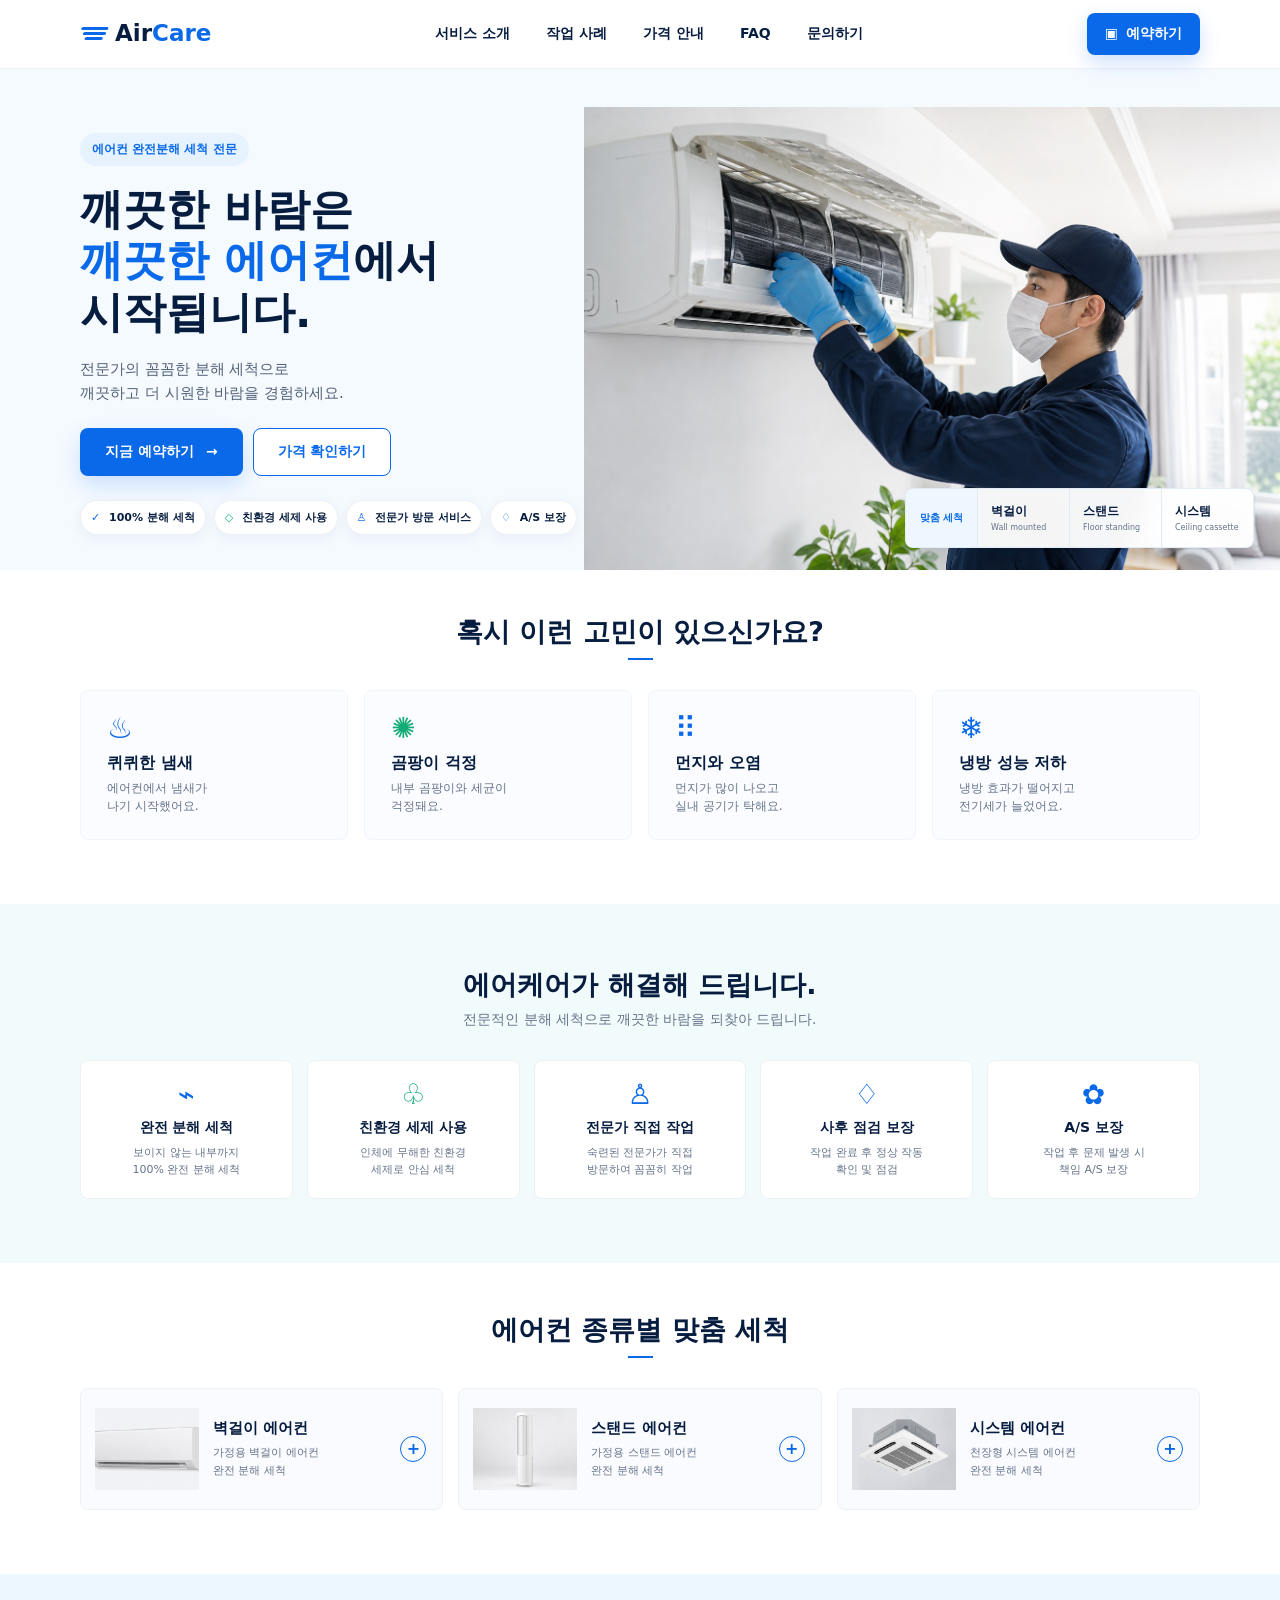
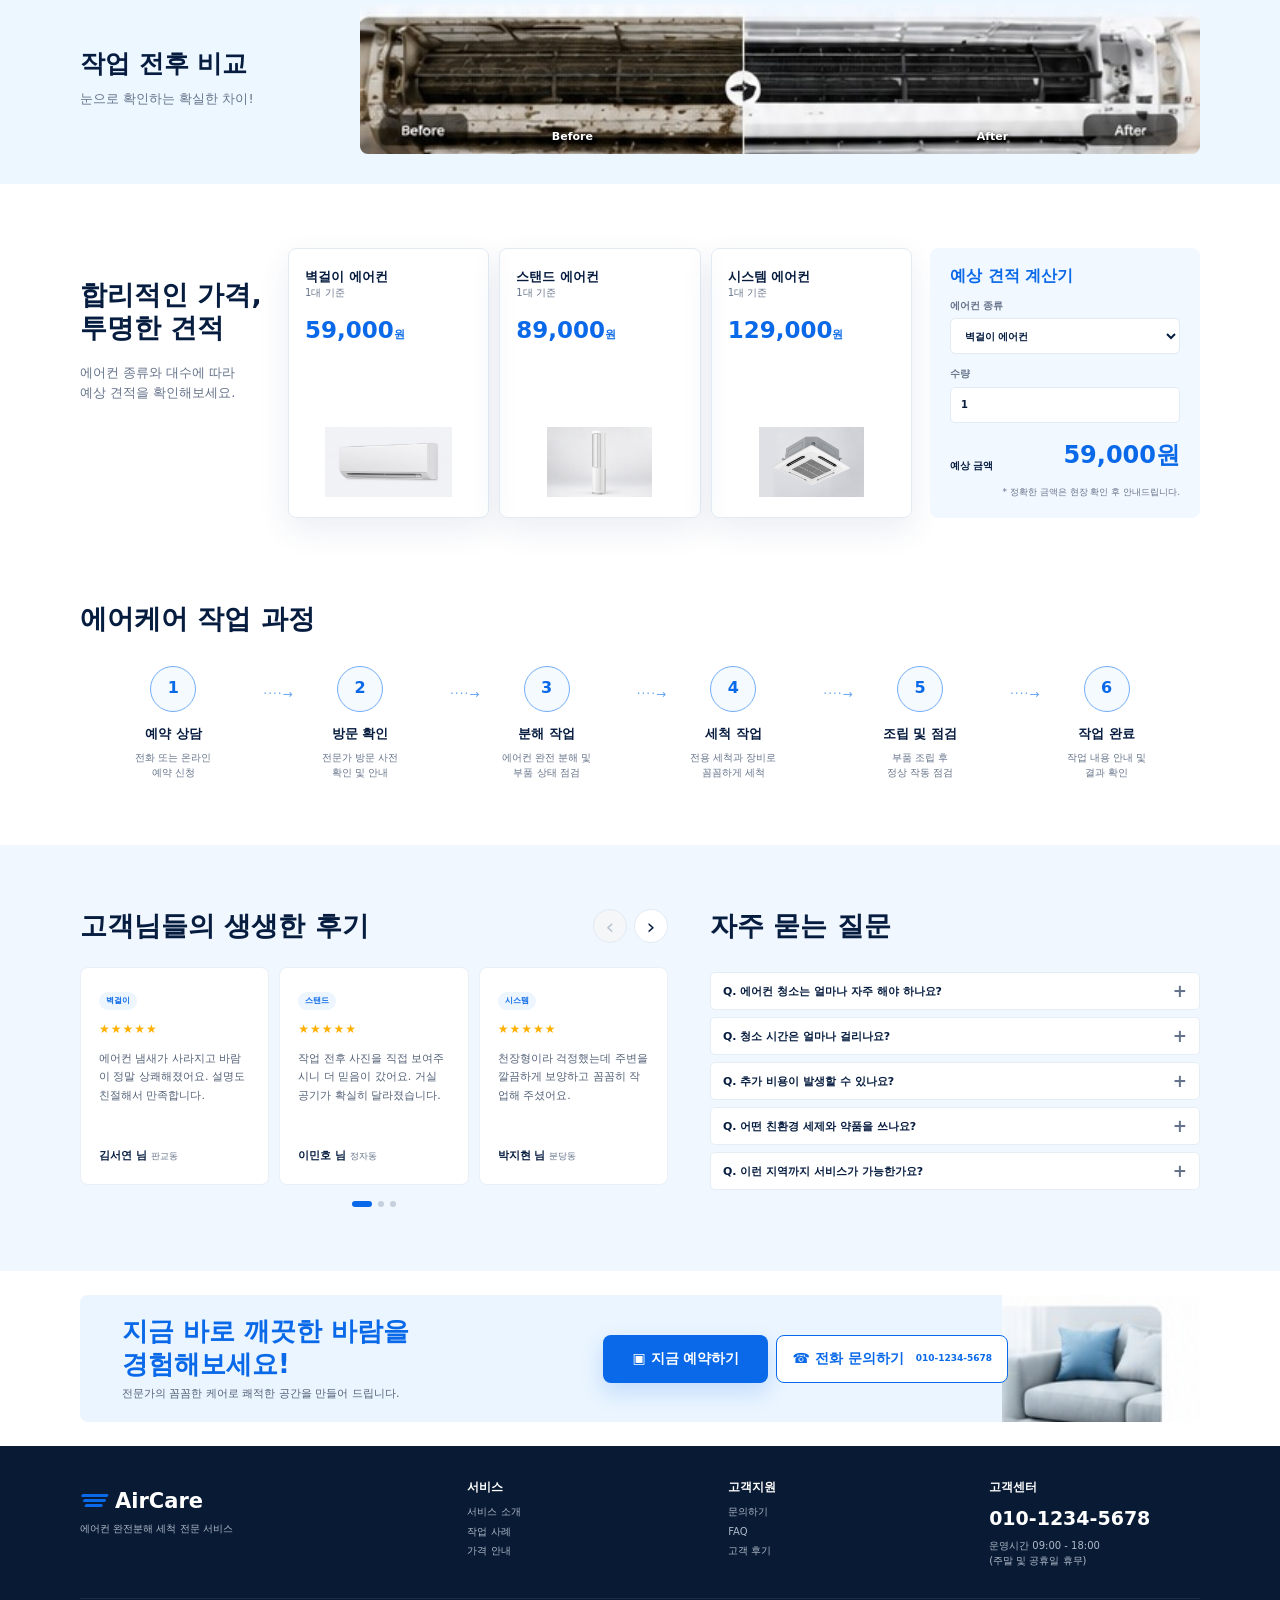
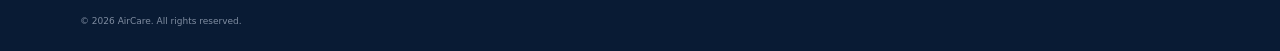
<file: index.html>
<!doctype html>
<html lang="ko">
  <head>
    <meta charset="utf-8">
    <meta name="viewport" content="width=device-width, initial-scale=1">
    <title>AirCare | 에어컨 완전분해 세척 전문</title>
    <meta name="description" content="에어컨 냄새, 곰팡이, 먼지를 완전분해 세척으로 관리합니다. 투명한 가격과 전문 작업 과정을 확인하세요.">
    <meta property="og:title" content="AirCare | 에어컨 완전분해 세척 전문">
    <meta property="og:description" content="깨끗한 바람은 깨끗한 에어컨에서 시작됩니다.">
    <meta property="og:type" content="website">
    <link rel="stylesheet" href="src/css/main.css?v=8">
    <script src="src/js/main.js?v=7" defer></script>
  </head>
  <body>
    <a class="skip-link" href="#main">본문 바로가기</a>

    <header class="site-header" data-header>
      <div class="container header-inner">
        <a class="brand" href="#top" aria-label="AirCare 홈">
          <span class="brand-waves" aria-hidden="true"><i></i><i></i><i></i></span>
          <span>Air<span>Care</span></span>
        </a>
        <button class="nav-toggle" type="button" aria-label="메뉴 열기" aria-expanded="false" aria-controls="site-nav" data-nav-toggle>
          <span></span><span></span><span></span>
        </button>
        <nav class="site-nav" id="site-nav" data-nav>
          <a href="#service">서비스 소개</a>
          <a href="#cases">작업 사례</a>
          <a href="#price">가격 안내</a>
          <a href="#faq">FAQ</a>
          <a href="#contact">문의하기</a>
        </nav>
        <a class="header-cta" href="#booking" data-booking-open><span aria-hidden="true">▣</span> 예약하기</a>
      </div>
    </header>

    <main id="main">
      <section class="hero" id="top">
        <div class="container hero-grid">
          <div class="hero-copy">
            <p class="pill">에어컨 완전분해 세척 전문</p>
            <h1>깨끗한 바람은<br><em>깨끗한 에어컨</em>에서<br>시작됩니다.</h1>
            <p class="hero-description">전문가의 꼼꼼한 분해 세척으로<br>깨끗하고 더 시원한 바람을 경험하세요.</p>
            <div class="hero-actions">
              <a class="button button-primary" href="#booking" data-booking-open>지금 예약하기 <span>→</span></a>
              <a class="button button-outline" href="#price">가격 확인하기</a>
            </div>
            <ul class="trust-chips" aria-label="서비스 특징">
              <li><b>✓</b> 100% 분해 세척</li>
              <li><b>◇</b> 친환경 세제 사용</li>
              <li><b>♙</b> 전문가 방문 서비스</li>
              <li><b>♢</b> A/S 보장</li>
            </ul>
          </div>
          <div class="hero-media">
            <img src="public/assets/hero-cleaning-v2.png" alt="전문 기사가 벽걸이 에어컨을 분해 세척하는 모습">
            <nav class="hero-categories" aria-label="에어컨 종류 바로가기">
              <span>맞춤 세척</span>
              <a href="#price"><b>벽걸이</b><small>Wall mounted</small></a>
              <a href="#price"><b>스탠드</b><small>Floor standing</small></a>
              <a href="#price"><b>시스템</b><small>Ceiling cassette</small></a>
            </nav>
          </div>
        </div>
      </section>

      <section class="section concerns">
        <div class="container">
          <div class="section-heading"><h2>혹시 이런 고민이 있으신가요?</h2><span></span></div>
          <div class="concern-grid">
            <article><span class="line-icon">♨</span><h3>퀴퀴한 냄새</h3><p>에어컨에서 냄새가<br>나기 시작했어요.</p></article>
            <article><span class="line-icon green">✺</span><h3>곰팡이 걱정</h3><p>내부 곰팡이와 세균이<br>걱정돼요.</p></article>
            <article><span class="line-icon dots">⠿</span><h3>먼지와 오염</h3><p>먼지가 많이 나오고<br>실내 공기가 탁해요.</p></article>
            <article><span class="line-icon">❄</span><h3>냉방 성능 저하</h3><p>냉방 효과가 떨어지고<br>전기세가 늘었어요.</p></article>
          </div>
        </div>
      </section>

      <section class="section solutions" id="service">
        <div class="container">
          <div class="section-heading"><h2>에어케어가 해결해 드립니다.</h2><p>전문적인 분해 세척으로 깨끗한 바람을 되찾아 드립니다.</p></div>
          <div class="solution-grid">
            <article><span>⌁</span><h3>완전 분해 세척</h3><p>보이지 않는 내부까지<br>100% 완전 분해 세척</p></article>
            <article><span class="green">♧</span><h3>친환경 세제 사용</h3><p>인체에 무해한 친환경<br>세제로 안심 세척</p></article>
            <article><span>♙</span><h3>전문가 직접 작업</h3><p>숙련된 전문가가 직접<br>방문하여 꼼꼼히 작업</p></article>
            <article><span>♢</span><h3>사후 점검 보장</h3><p>작업 완료 후 정상 작동<br>확인 및 점검</p></article>
            <article><span>✿</span><h3>A/S 보장</h3><p>작업 후 문제 발생 시<br>책임 A/S 보장</p></article>
          </div>
        </div>
      </section>

      <section class="section service-types">
        <div class="container">
          <div class="section-heading"><h2>에어컨 종류별 맞춤 세척</h2><span></span></div>
          <div class="type-grid">
            <article><div class="type-photo"><img src="public/assets/wall-ac-v2.png" alt="벽걸이 에어컨"></div><div><h3>벽걸이 에어컨</h3><p>가정용 벽걸이 에어컨<br>완전 분해 세척</p></div><a href="#price" aria-label="벽걸이 에어컨 가격 보기">+</a></article>
            <article><div class="type-photo"><img src="public/assets/stand-ac-v2.png" alt="스탠드 에어컨"></div><div><h3>스탠드 에어컨</h3><p>가정용 스탠드 에어컨<br>완전 분해 세척</p></div><a href="#price" aria-label="스탠드 에어컨 가격 보기">+</a></article>
            <article><div class="type-photo"><img src="public/assets/system-ac-v2.png" alt="시스템 에어컨"></div><div><h3>시스템 에어컨</h3><p>천장형 시스템 에어컨<br>완전 분해 세척</p></div><a href="#price" aria-label="시스템 에어컨 가격 보기">+</a></article>
          </div>
        </div>
      </section>

      <section class="cases" id="cases">
        <div class="container case-band">
          <div><h2>작업 전후 비교</h2><p>눈으로 확인하는 확실한 차이!</p></div>
          <figure><img src="public/assets/before-after-cleaning.jpg" alt="에어컨 세척 전후 비교"><figcaption><span>Before</span><span>After</span></figcaption></figure>
        </div>
      </section>

      <section class="section price" id="price">
        <div class="container price-layout">
          <div class="price-intro"><h2>합리적인 가격,<br>투명한 견적</h2><p>에어컨 종류와 대수에 따라<br>예상 견적을 확인해보세요.</p></div>
          <div class="price-cards">
            <article><h3>벽걸이 에어컨</h3><small>1대 기준</small><strong>59,000<em>원</em></strong><img src="public/assets/wall-ac-v2.png" alt=""></article>
            <article><h3>스탠드 에어컨</h3><small>1대 기준</small><strong>89,000<em>원</em></strong><img src="public/assets/stand-ac-v2.png" alt=""></article>
            <article><h3>시스템 에어컨</h3><small>1대 기준</small><strong>129,000<em>원</em></strong><img src="public/assets/system-ac-v2.png" alt=""></article>
          </div>
          <form class="calculator" data-calculator>
            <h3>예상 견적 계산기</h3>
            <label>에어컨 종류<select name="type"><option value="59000">벽걸이 에어컨</option><option value="89000">스탠드 에어컨</option><option value="129000">시스템 에어컨</option></select></label>
            <label>수량<input type="number" name="count" value="1" min="1" max="10"></label>
            <div class="calculator-result"><span>예상 금액</span><strong data-calculator-result>59,000원</strong></div>
            <p>* 정확한 금액은 현장 확인 후 안내드립니다.</p>
          </form>
        </div>
      </section>

      <section class="section process">
        <div class="container">
          <div class="section-heading align-left"><h2>에어케어 작업 과정</h2></div>
          <ol class="process-list">
            <li><span>1</span><b>예약 상담</b><p>전화 또는 온라인<br>예약 신청</p></li>
            <li><span>2</span><b>방문 확인</b><p>전문가 방문 사전<br>확인 및 안내</p></li>
            <li><span>3</span><b>분해 작업</b><p>에어컨 완전 분해 및<br>부품 상태 점검</p></li>
            <li><span>4</span><b>세척 작업</b><p>전용 세척과 장비로<br>꼼꼼하게 세척</p></li>
            <li><span>5</span><b>조립 및 점검</b><p>부품 조립 후<br>정상 작동 점검</p></li>
            <li><span>6</span><b>작업 완료</b><p>작업 내용 안내 및<br>결과 확인</p></li>
          </ol>
        </div>
      </section>

      <section class="section reviews-faq" id="reviews">
        <div class="container reviews-faq-grid">
          <div class="review-section" data-review-slider>
            <div class="review-heading-row">
              <div class="section-heading align-left"><h2>고객님들의 생생한 후기</h2></div>
              <div class="review-controls">
                <button type="button" aria-label="이전 후기" title="이전 후기" data-review-prev>‹</button>
                <button type="button" aria-label="다음 후기" title="다음 후기" data-review-next>›</button>
              </div>
            </div>
            <div class="review-track" data-review-track>
              <article><span class="review-tag">벽걸이</span><div class="stars">★★★★★</div><p>에어컨 냄새가 사라지고 바람이 정말 상쾌해졌어요. 설명도 친절해서 만족합니다.</p><strong>김서연 님 <small>판교동</small></strong></article>
              <article><span class="review-tag">스탠드</span><div class="stars">★★★★★</div><p>작업 전후 사진을 직접 보여주시니 더 믿음이 갔어요. 거실 공기가 확실히 달라졌습니다.</p><strong>이민호 님 <small>정자동</small></strong></article>
              <article><span class="review-tag">시스템</span><div class="stars">★★★★★</div><p>천장형이라 걱정했는데 주변을 깔끔하게 보양하고 꼼꼼히 작업해 주셨어요.</p><strong>박지현 님 <small>분당동</small></strong></article>
              <article><span class="review-tag">벽걸이</span><div class="stars">★★★★★</div><p>아이 방 에어컨이라 신경 쓰였는데 친환경 세제를 사용해 안심할 수 있었습니다.</p><strong>최유진 님 <small>송파동</small></strong></article>
              <article><span class="review-tag">스탠드</span><div class="stars">★★★★★</div><p>예약 시간에 정확히 방문했고 작업 후 냉방 속도도 빨라졌어요. 여름 준비 제대로 했습니다.</p><strong>정민수 님 <small>마곡동</small></strong></article>
              <article><span class="review-tag">시스템</span><div class="stars">★★★★★</div><p>사무실 네 대를 한 번에 맡겼는데 일정과 작업 과정을 투명하게 안내해 주셔서 편했습니다.</p><strong>한지우 님 <small>구로동</small></strong></article>
              <article><span class="review-tag">벽걸이</span><div class="stars">★★★★★</div><p>가격 안내와 실제 결제 금액이 같았고 마무리 정리까지 깔끔해서 재이용하려고 합니다.</p><strong>오수빈 님 <small>부평동</small></strong></article>
            </div>
            <div class="review-pagination" data-review-dots aria-label="후기 페이지"></div>
          </div>
          <div id="faq">
            <div class="section-heading align-left"><h2>자주 묻는 질문</h2></div>
            <div class="faq-list">
              <article class="faq-item"><button type="button" aria-expanded="false">Q. 에어컨 청소는 얼마나 자주 해야 하나요?<span>+</span></button><div class="faq-panel"><p>일반 가정은 연 1회, 사용량이 많다면 여름 전후 점검을 권장합니다.</p></div></article>
              <article class="faq-item"><button type="button" aria-expanded="false">Q. 청소 시간은 얼마나 걸리나요?<span>+</span></button><div class="faq-panel"><p>제품과 오염도에 따라 보통 60~120분 정도 소요됩니다.</p></div></article>
              <article class="faq-item"><button type="button" aria-expanded="false">Q. 추가 비용이 발생할 수 있나요?<span>+</span></button><div class="faq-panel"><p>특수 설치 환경이나 심한 오염은 작업 전 안내 후 진행합니다.</p></div></article>
              <article class="faq-item"><button type="button" aria-expanded="false">Q. 어떤 친환경 세제와 약품을 쓰나요?<span>+</span></button><div class="faq-panel"><p>에어컨 전용 친환경 세정제를 사용하며 충분히 헹궈 잔여물을 제거합니다.</p></div></article>
              <article class="faq-item"><button type="button" aria-expanded="false">Q. 이런 지역까지 서비스가 가능한가요?<span>+</span></button><div class="faq-panel"><p>서울·경기·인천 주요 지역은 방문 상담이 가능합니다.</p></div></article>
            </div>
          </div>
        </div>
      </section>

      <section class="final-cta" id="contact">
        <div class="container final-cta-inner">
          <div><h2>지금 바로 깨끗한 바람을<br>경험해보세요!</h2><p>전문가의 꼼꼼한 케어로 쾌적한 공간을 만들어 드립니다.</p></div>
          <div class="cta-actions"><a class="button button-primary" href="#booking" data-booking-open>▣ 지금 예약하기</a><a class="button button-outline" href="tel:010-1234-5678">☎ 전화 문의하기<br><small>010-1234-5678</small></a></div>
        </div>
      </section>
    </main>

    <div class="booking-modal" id="booking" data-booking-modal hidden aria-hidden="true">
      <button class="booking-backdrop" type="button" aria-label="예약 창 닫기" data-booking-close></button>
      <section class="booking-dialog" role="dialog" aria-modal="true" aria-labelledby="booking-title">
        <header class="booking-header">
          <div><p>온라인 방문 예약</p><h2 id="booking-title">에어컨 세척 예약</h2></div>
          <button class="booking-close" type="button" aria-label="예약 창 닫기" data-booking-close>×</button>
        </header>

        <form class="booking-form" data-booking-form>
          <div class="booking-content" data-booking-content>
            <section class="calendar-panel" aria-labelledby="calendar-heading">
              <div class="calendar-toolbar">
                <button type="button" aria-label="이전 달" data-calendar-prev>‹</button>
                <h3 id="calendar-heading" data-calendar-title></h3>
                <button type="button" aria-label="다음 달" data-calendar-next>›</button>
              </div>
              <div class="calendar-weekdays" aria-hidden="true"><span>일</span><span>월</span><span>화</span><span>수</span><span>목</span><span>금</span><span>토</span></div>
              <div class="calendar-grid" data-calendar-grid></div>
              <div class="calendar-legend"><span><i></i> 예약 가능</span><span><i></i> 선택 날짜</span><span><i></i> 예약 불가</span></div>
            </section>

            <section class="booking-details" aria-labelledby="booking-details-title">
              <div class="selected-date-box"><span>선택한 방문일</span><strong data-selected-date>날짜를 선택해 주세요</strong></div>
              <fieldset class="time-fieldset">
                <legend id="booking-details-title">방문 시간</legend>
                <div class="time-slots" data-time-slots><p>날짜를 먼저 선택해 주세요.</p></div>
              </fieldset>
              <div class="booking-fields">
                <label>에어컨 종류<select name="service" required><option value="벽걸이 에어컨">벽걸이 에어컨</option><option value="스탠드 에어컨">스탠드 에어컨</option><option value="시스템 에어컨">시스템 에어컨</option></select></label>
                <label>수량<input type="number" name="count" min="1" max="10" value="1" required></label>
                <label>예약자명<input type="text" name="customer" autocomplete="name" placeholder="홍길동" required></label>
                <label>연락처<input type="tel" name="phone" autocomplete="tel" placeholder="010-0000-0000" pattern="[0-9-]{10,13}" required></label>
                <label class="field-wide">방문 주소<input type="text" name="address" autocomplete="street-address" placeholder="방문할 주소를 입력해 주세요" required></label>
              </div>
              <label class="booking-consent"><input type="checkbox" name="consent" required><span>예약 확인을 위한 개인정보 수집 및 이용에 동의합니다.</span></label>
              <p class="booking-error" data-booking-error role="alert"></p>
              <button class="booking-submit" type="submit">선택한 일정으로 예약하기</button>
            </section>
          </div>

          <div class="booking-success" data-booking-success hidden>
            <span class="success-check">✓</span>
            <h3>예약이 접수되었습니다.</h3>
            <p data-booking-summary></p>
            <strong data-booking-number></strong>
            <p>담당자가 예약 내용을 확인한 뒤 연락드리겠습니다.</p>
            <button type="button" data-booking-close>확인</button>
          </div>
        </form>
      </section>
    </div>

    <footer class="site-footer">
      <div class="container footer-grid">
        <div><a class="brand footer-brand" href="#top"><span class="brand-waves" aria-hidden="true"><i></i><i></i><i></i></span><span>AirCare</span></a><p>에어컨 완전분해 세척 전문 서비스</p></div>
        <div><h3>서비스</h3><a href="#service">서비스 소개</a><a href="#cases">작업 사례</a><a href="#price">가격 안내</a></div>
        <div><h3>고객지원</h3><a href="#contact">문의하기</a><a href="#faq">FAQ</a><a href="#reviews">고객 후기</a></div>
        <div><h3>고객센터</h3><strong>010-1234-5678</strong><p>운영시간 09:00 - 18:00<br>(주말 및 공휴일 휴무)</p></div>
      </div>
      <div class="container copyright">© 2026 AirCare. All rights reserved.</div>
    </footer>
    <a class="mobile-sticky-cta" href="#booking" data-booking-open>지금 예약하기</a>
  </body>
</html>
</file>
<file: src/css/main.css>
:root {
  --blue: #0969e8;
  --blue-dark: #064fb7;
  --navy: #071d40;
  --muted: #65738a;
  --line: #e2eaf4;
  --ice: #f3f8fe;
  --mint: #12aa75;
  --container: 1120px;
  --radius: 8px;
  --shadow: 0 12px 32px rgba(29, 72, 122, 0.09);
}

* { box-sizing: border-box; }
[hidden] { display: none !important; }
html { scroll-behavior: smooth; }
body {
  margin: 0;
  color: var(--navy);
  background: #fff;
  font-family: "Pretendard", "Noto Sans KR", "Apple SD Gothic Neo", system-ui, sans-serif;
  line-height: 1.55;
  letter-spacing: 0;
}
body.nav-open { overflow: hidden; }
body.booking-open { overflow: hidden; }
a { color: inherit; text-decoration: none; }
button, input, select { font: inherit; }
img { display: block; max-width: 100%; }
h1, h2, h3, p { overflow-wrap: anywhere; }
h1, h2, h3 { margin: 0; line-height: 1.25; }
p { margin: 0; }
:focus-visible { outline: 3px solid rgba(9, 105, 232, .35); outline-offset: 3px; }
.container { width: min(calc(100% - 40px), var(--container)); margin-inline: auto; }
.section { padding: 64px 0; }
.skip-link { position: absolute; top: -60px; left: 16px; z-index: 100; padding: 10px 14px; color: #fff; background: var(--navy); border-radius: var(--radius); }
.skip-link:focus { top: 12px; }

.site-header { position: sticky; top: 0; z-index: 50; background: rgba(255,255,255,.96); border-bottom: 1px solid #eef2f7; backdrop-filter: blur(10px); }
.header-inner { display: flex; align-items: center; justify-content: space-between; min-height: 68px; gap: 22px; }
.brand { display: inline-flex; align-items: center; gap: 8px; font-size: 23px; font-weight: 900; }
.brand > span:last-child > span { color: var(--blue); }
.brand-waves { display: grid; gap: 2px; width: 27px; transform: skewX(-15deg); }
.brand-waves i { display: block; height: 3px; background: var(--blue); border-radius: 999px; }
.brand-waves i:nth-child(2) { width: 85%; margin-left: 3px; }
.brand-waves i:nth-child(3) { width: 68%; margin-left: 6px; }
.site-nav { display: flex; align-items: center; gap: 36px; font-size: 14px; font-weight: 800; }
.site-nav a:hover { color: var(--blue); }
.header-cta { display: inline-flex; align-items: center; gap: 8px; min-height: 42px; padding: 0 18px; color: #fff; background: var(--blue); border-radius: var(--radius); font-size: 14px; font-weight: 800; box-shadow: 0 8px 20px rgba(9,105,232,.2); }
.nav-toggle { display: none; width: 42px; height: 42px; padding: 9px; border: 1px solid var(--line); background: #fff; border-radius: var(--radius); }
.nav-toggle span { display: block; height: 2px; margin: 5px 0; background: var(--navy); }

.hero { min-height: 485px; padding: 38px 0 0; overflow: hidden; background: #f5faff; }
.hero-grid { display: grid; grid-template-columns: 45% 55%; align-items: center; min-height: 447px; }
.hero-copy { position: relative; z-index: 2; padding: 26px 0 35px; }
.pill { display: inline-flex; margin-bottom: 18px; padding: 7px 12px; color: var(--blue); background: #e7f2ff; border-radius: 999px; font-size: 12px; font-weight: 800; }
.hero h1 { font-size: 43px; font-weight: 900; line-height: 1.2; }
.hero h1 em { color: var(--blue); font-style: normal; }
.hero-description { margin-top: 20px; color: #536177; font-size: 15px; }
.hero-actions { display: flex; gap: 10px; margin-top: 23px; }
.button { display: inline-flex; align-items: center; justify-content: center; gap: 12px; min-height: 48px; padding: 0 24px; border: 1px solid transparent; border-radius: var(--radius); font-size: 14px; font-weight: 800; }
.button-primary { color: #fff; background: var(--blue); box-shadow: 0 9px 22px rgba(9,105,232,.18); }
.button-primary:hover { background: var(--blue-dark); }
.button-outline { color: var(--blue); background: #fff; border-color: var(--blue); }
.trust-chips { display: flex; flex-wrap: wrap; gap: 8px; margin: 24px 0 0; padding: 0; list-style: none; }
.trust-chips li { padding: 8px 10px; background: #fff; border: 1px solid #edf1f6; border-radius: 999px; box-shadow: 0 4px 14px rgba(19,54,98,.06); font-size: 11px; font-weight: 800; white-space: nowrap; }
.trust-chips b { margin-right: 5px; color: var(--blue); }
.trust-chips li:nth-child(2) b { color: var(--mint); }
.hero-media { position: relative; align-self: stretch; margin-right: calc((100vw - min(100vw - 40px, var(--container))) / -2); overflow: hidden; }
.hero-media img {
  width: 100%;
  height: 100%;
  min-height: 447px;
  object-fit: cover;
  object-position: center;
}
.hero-categories { position: absolute; right: 26px; bottom: 22px; display: grid; grid-template-columns: auto repeat(3, minmax(92px, 1fr)); align-items: stretch; overflow: hidden; background: rgba(255, 255, 255, .96); border: 1px solid rgba(226, 234, 244, .95); border-radius: var(--radius); box-shadow: 0 14px 34px rgba(7, 29, 64, .16); backdrop-filter: blur(10px); }
.hero-categories > span { display: grid; place-items: center; padding: 0 14px; color: var(--blue); background: #eef6ff; font-size: 10px; font-weight: 900; white-space: nowrap; }
.hero-categories a { display: grid; align-content: center; min-height: 58px; padding: 8px 13px; border-left: 1px solid var(--line); }
.hero-categories a:hover { background: #f5f9fe; }
.hero-categories b { font-size: 12px; }
.hero-categories small { margin-top: 1px; color: var(--muted); font-size: 8px; }

.section-heading { margin: 0 auto 30px; text-align: center; }
.section-heading h2 { font-size: 27px; font-weight: 900; }
.section-heading p { margin-top: 7px; color: var(--muted); font-size: 14px; }
.section-heading > span { display: block; width: 25px; height: 2px; margin: 9px auto 0; background: var(--blue); }
.section-heading.align-left { margin-inline: 0; text-align: left; }
.concerns { padding-top: 45px; }
.concern-grid { display: grid; grid-template-columns: repeat(4, 1fr); gap: 16px; }
.concern-grid article { min-height: 150px; padding: 23px 26px; background: #fafcff; border: 1px solid #f1f5fa; border-radius: var(--radius); }
.line-icon { display: block; margin-bottom: 10px; color: var(--blue); font-size: 29px; line-height: 1; }
.line-icon.green, .green { color: var(--mint) !important; }
.line-icon.dots { letter-spacing: 3px; }
.concern-grid h3 { font-size: 16px; }
.concern-grid p { margin-top: 6px; color: var(--muted); font-size: 12px; }

.solutions { background: #f2fbfb; }
.solution-grid { display: grid; grid-template-columns: repeat(5, 1fr); gap: 14px; }
.solution-grid article { min-height: 132px; padding: 20px 16px; text-align: center; background: #fff; border: 1px solid #ecf2f4; border-radius: var(--radius); }
.solution-grid article > span { display: block; margin-bottom: 10px; color: var(--blue); font-size: 28px; line-height: 1; }
.solution-grid h3 { font-size: 14px; }
.solution-grid p { margin-top: 7px; color: var(--muted); font-size: 11px; }

.service-types { padding-top: 50px; }
.type-grid { display: grid; grid-template-columns: repeat(3, 1fr); gap: 15px; }
.type-grid article { display: grid; grid-template-columns: 104px 1fr 28px; align-items: center; gap: 14px; min-height: 122px; padding: 14px; background: #fafbfe; border: 1px solid #edf1f7; border-radius: var(--radius); }
.type-photo { width: 104px; height: 82px; overflow: hidden; background: #f4f7fa; }
.type-photo img {
  width: 100%;
  height: 100%;
  object-fit: cover;
  object-position: center;
}
.type-grid h3 { font-size: 15px; white-space: nowrap; word-break: keep-all; overflow-wrap: normal; }
.type-grid p { margin-top: 7px; color: var(--muted); font-size: 11px; word-break: keep-all; overflow-wrap: normal; }
.type-grid a { display: grid; place-items: center; width: 26px; height: 26px; color: var(--blue); border: 1px solid var(--blue); border-radius: 50%; font-weight: 700; }

.cases { padding: 30px 0; background: #edf7ff; }
.case-band { display: grid; grid-template-columns: 240px 1fr; align-items: center; gap: 40px; }
.case-band h2 { font-size: 25px; }
.case-band p { margin-top: 9px; color: var(--muted); font-size: 13px; }
.case-band figure { position: relative; height: 150px; margin: 0; overflow: hidden; border-radius: var(--radius); }
.case-band figure img { width: 100%; height: 100%; object-fit: cover; }
.case-band figcaption { position: absolute; inset: auto 0 9px; display: flex; justify-content: space-around; color: #fff; font-size: 11px; font-weight: 800; text-shadow: 0 1px 4px #000; }

.price-layout { display: grid; grid-template-columns: 190px 1fr 270px; gap: 18px; align-items: stretch; }
.price-intro { padding: 30px 8px 0 0; }
.price-intro h2 { font-size: 27px; }
.price-intro p { margin-top: 18px; color: var(--muted); font-size: 13px; }
.price-cards { display: grid; grid-template-columns: repeat(3, 1fr); gap: 10px; }
.price-cards article { display: flex; flex-direction: column; min-width: 0; padding: 20px 16px; border: 1px solid var(--line); border-radius: var(--radius); box-shadow: var(--shadow); }
.price-cards h3 { font-size: 13px; }
.price-cards small { color: var(--muted); font-size: 10px; }
.price-cards strong { margin-top: 13px; color: var(--blue); font-size: 23px; white-space: nowrap; }
.price-cards strong em { font-size: 11px; font-style: normal; }
.price-cards img { width: 100%; height: 70px; margin-top: auto; object-fit: contain; mix-blend-mode: multiply; }
.calculator { display: grid; gap: 12px; padding: 18px 20px; background: #f2f8ff; border-radius: var(--radius); }
.calculator h3 { color: var(--blue); font-size: 16px; }
.calculator label { display: grid; gap: 5px; color: var(--muted); font-size: 10px; font-weight: 700; }
.calculator select, .calculator input { width: 100%; height: 36px; padding: 0 10px; color: var(--navy); background: #fff; border: 1px solid var(--line); border-radius: 5px; }
.calculator-result { display: flex; align-items: end; justify-content: space-between; gap: 8px; margin-top: 2px; }
.calculator-result span { font-size: 10px; font-weight: 700; }
.calculator-result strong { color: var(--blue); font-size: 24px; white-space: nowrap; }
.calculator > p { color: var(--muted); font-size: 9px; text-align: right; }

.process { padding-top: 20px; }
.process-list { display: grid; grid-template-columns: repeat(6, 1fr); margin: 0; padding: 0; list-style: none; }
.process-list li { position: relative; text-align: center; }
.process-list li:not(:last-child)::after { content: "····→"; position: absolute; top: 19px; right: -27px; color: #68a5f2; font-size: 12px; letter-spacing: 1px; }
.process-list span { display: grid; place-items: center; width: 46px; height: 46px; margin: 0 auto 12px; color: var(--blue); background: #f5faff; border: 1px solid #72adf7; border-radius: 50%; font-weight: 900; }
.process-list b { display: block; font-size: 13px; }
.process-list p { margin-top: 6px; color: var(--muted); font-size: 10px; }

.reviews-faq { background: #f1f7fe; }
.reviews-faq-grid { display: grid; grid-template-columns: 1.2fr 1fr; gap: 42px; }
.review-section, .reviews-faq-grid > #faq { min-width: 0; }
.review-heading-row { display: flex; align-items: center; justify-content: space-between; gap: 16px; }
.review-heading-row .section-heading { margin-bottom: 24px; }
.review-controls { display: flex; gap: 7px; margin-bottom: 24px; }
.review-controls button { display: grid; place-items: center; width: 34px; height: 34px; padding: 0; color: var(--navy); background: #fff; border: 1px solid var(--line); border-radius: 50%; font-size: 22px; cursor: pointer; }
.review-controls button:hover:not(:disabled) { color: #fff; background: var(--blue); border-color: var(--blue); }
.review-controls button:disabled { color: #b9c2cf; background: #f4f6f8; cursor: not-allowed; }
.review-track { --review-visible: 3; display: flex; width: 100%; max-width: 100%; gap: 10px; overflow-x: auto; scroll-behavior: smooth; scroll-snap-type: x mandatory; scrollbar-width: none; }
.review-track::-webkit-scrollbar { display: none; }
.review-track article { flex: 0 0 calc((100% - (10px * (var(--review-visible) - 1))) / var(--review-visible)); min-width: 0; min-height: 205px; padding: 18px; background: #fff; border: 1px solid #eaf0f6; border-radius: var(--radius); scroll-snap-align: start; }
.review-tag { display: inline-flex; margin-bottom: 10px; padding: 3px 7px; color: var(--blue); background: #edf5ff; border-radius: 999px; font-size: 8px; font-weight: 900; }
.stars { color: #ffb000; font-size: 12px; letter-spacing: 1px; }
.review-track p { min-height: 75px; margin: 11px 0 17px; color: #536177; font-size: 11px; line-height: 1.7; }
.review-track strong { font-size: 11px; }
.review-track small { color: var(--muted); font-weight: 500; }
.review-pagination { display: flex; justify-content: center; gap: 6px; margin-top: 16px; }
.review-pagination button { width: 6px; height: 6px; padding: 0; background: #c5cfdd; border: 0; border-radius: 50%; cursor: pointer; transition: width .2s ease, background .2s ease; }
.review-pagination button.is-active { width: 20px; background: var(--blue); border-radius: 999px; }
.faq-list { display: grid; gap: 7px; }
.faq-item { background: #fff; border: 1px solid #e5edf6; border-radius: 5px; }
.faq-item button { display: flex; align-items: center; justify-content: space-between; width: 100%; min-height: 36px; padding: 0 12px; color: var(--navy); background: transparent; border: 0; font-size: 11px; font-weight: 800; text-align: left; cursor: pointer; }
.faq-item button span { color: var(--muted); font-size: 17px; }
.faq-panel { display: none; padding: 0 12px 12px; color: var(--muted); font-size: 11px; }
.faq-item.is-open .faq-panel { display: block; }

.final-cta { padding: 24px 0; background: #fff; }
.final-cta-inner { display: flex; align-items: center; justify-content: space-between; min-height: 125px; padding: 20px 42px; background: #eaf5ff url("../../public/assets/cta-room.jpg") right center / auto 100% no-repeat; border-radius: var(--radius); }
.final-cta h2 { color: var(--blue); font-size: 26px; }
.final-cta p { margin-top: 5px; color: #536177; font-size: 11px; }
.cta-actions { display: flex; gap: 8px; margin-right: 150px; }
.cta-actions .button { min-width: 165px; min-height: 48px; padding-inline: 15px; }
.cta-actions small { font-size: 9px; }

.site-footer { padding: 34px 0 22px; color: #fff; background: #091b34; }
.footer-grid { display: grid; grid-template-columns: 1.6fr repeat(3, 1fr); gap: 50px; }
.footer-brand { color: #fff; font-size: 21px; }
.footer-grid h3 { margin-bottom: 9px; font-size: 12px; }
.footer-grid a:not(.brand), .footer-grid p { display: block; margin: 4px 0; color: #aeb9c8; font-size: 10px; }
.footer-grid strong { font-size: 19px; }
.copyright { margin-top: 25px; padding-top: 16px; color: #7f8ca0; border-top: 1px solid rgba(255,255,255,.08); font-size: 9px; }
.mobile-sticky-cta { display: none; }

.booking-modal { position: fixed; inset: 0; z-index: 100; display: grid; place-items: center; padding: 24px; }
.booking-backdrop { position: absolute; inset: 0; width: 100%; height: 100%; padding: 0; border: 0; background: rgba(4, 20, 43, .62); cursor: default; }
.booking-dialog { position: relative; width: min(940px, 100%); max-height: min(760px, calc(100vh - 48px)); overflow: auto; background: #fff; border-radius: var(--radius); box-shadow: 0 28px 80px rgba(2, 20, 49, .3); }
.booking-header { position: sticky; top: 0; z-index: 3; display: flex; align-items: center; justify-content: space-between; min-height: 82px; padding: 18px 24px; background: #fff; border-bottom: 1px solid var(--line); }
.booking-header p { color: var(--blue); font-size: 11px; font-weight: 800; }
.booking-header h2 { margin-top: 2px; font-size: 23px; }
.booking-close { display: grid; place-items: center; width: 38px; height: 38px; padding: 0; color: var(--navy); background: #f2f6fa; border: 0; border-radius: 50%; font-size: 26px; line-height: 1; cursor: pointer; }
.booking-content { display: grid; grid-template-columns: .95fr 1.05fr; }
.calendar-panel { padding: 26px 28px 30px; background: #f5f9fe; border-right: 1px solid var(--line); }
.calendar-toolbar { display: grid; grid-template-columns: 38px 1fr 38px; align-items: center; gap: 10px; }
.calendar-toolbar h3 { text-align: center; font-size: 18px; }
.calendar-toolbar button { width: 38px; height: 38px; padding: 0; color: var(--navy); background: #fff; border: 1px solid var(--line); border-radius: 50%; font-size: 25px; cursor: pointer; }
.calendar-weekdays, .calendar-grid { display: grid; grid-template-columns: repeat(7, 1fr); gap: 6px; }
.calendar-weekdays { margin: 22px 0 8px; color: var(--muted); font-size: 11px; text-align: center; font-weight: 700; }
.calendar-weekdays span:first-child { color: #db4957; }
.calendar-grid { min-height: 270px; }
.calendar-day { position: relative; width: 100%; aspect-ratio: 1; padding: 0; color: var(--navy); background: #fff; border: 1px solid transparent; border-radius: 50%; font-size: 12px; font-weight: 700; cursor: pointer; }
.calendar-day:not(:disabled)::after { content: ""; position: absolute; bottom: 5px; left: 50%; width: 4px; height: 4px; background: var(--mint); border-radius: 50%; transform: translateX(-50%); }
.calendar-day:hover:not(:disabled) { border-color: var(--blue); }
.calendar-day.is-selected { color: #fff; background: var(--blue); border-color: var(--blue); }
.calendar-day.is-selected::after { background: #fff; }
.calendar-day.is-today { border-color: #8bbaf6; }
.calendar-day:disabled { color: #b7c0cc; background: transparent; cursor: not-allowed; }
.calendar-day.is-empty { visibility: hidden; }
.calendar-legend { display: flex; flex-wrap: wrap; justify-content: center; gap: 14px; margin-top: 18px; color: var(--muted); font-size: 9px; }
.calendar-legend span { display: inline-flex; align-items: center; gap: 5px; }
.calendar-legend i { width: 8px; height: 8px; background: var(--mint); border-radius: 50%; }
.calendar-legend span:nth-child(2) i { background: var(--blue); }
.calendar-legend span:nth-child(3) i { background: #c7ced8; }
.booking-details { padding: 26px 28px 30px; }
.selected-date-box { display: flex; align-items: center; justify-content: space-between; gap: 16px; min-height: 48px; padding: 0 14px; background: #eef6ff; border-radius: var(--radius); }
.selected-date-box span { color: var(--muted); font-size: 10px; font-weight: 700; }
.selected-date-box strong { color: var(--blue); font-size: 14px; text-align: right; }
.time-fieldset { min-width: 0; margin: 18px 0 0; padding: 0; border: 0; }
.time-fieldset legend { margin-bottom: 9px; font-size: 12px; font-weight: 800; }
.time-slots { display: grid; grid-template-columns: repeat(5, 1fr); gap: 7px; min-height: 38px; }
.time-slots p { grid-column: 1 / -1; align-self: center; color: var(--muted); font-size: 11px; }
.time-slot { min-height: 38px; padding: 0 6px; color: var(--navy); background: #fff; border: 1px solid var(--line); border-radius: 6px; font-size: 11px; font-weight: 800; cursor: pointer; }
.time-slot:hover { border-color: var(--blue); }
.time-slot.is-selected { color: #fff; background: var(--blue); border-color: var(--blue); }
.time-slot:disabled { color: #aeb7c4; background: #f4f6f8; text-decoration: line-through; cursor: not-allowed; }
.booking-fields { display: grid; grid-template-columns: 1fr 1fr; gap: 11px; margin-top: 18px; }
.booking-fields label { display: grid; gap: 5px; color: var(--navy); font-size: 10px; font-weight: 800; }
.booking-fields .field-wide { grid-column: 1 / -1; }
.booking-fields input, .booking-fields select { width: 100%; height: 40px; padding: 0 11px; color: var(--navy); background: #fff; border: 1px solid var(--line); border-radius: 6px; font-size: 12px; }
.booking-consent { display: flex; align-items: flex-start; gap: 7px; margin-top: 14px; color: var(--muted); font-size: 9px; cursor: pointer; }
.booking-consent input { margin: 1px 0 0; accent-color: var(--blue); }
.booking-error { min-height: 17px; margin-top: 6px; color: #d9303e; font-size: 10px; }
.booking-submit { width: 100%; min-height: 46px; padding: 0 16px; color: #fff; background: var(--blue); border: 0; border-radius: var(--radius); font-size: 13px; font-weight: 900; cursor: pointer; }
.booking-submit:hover { background: var(--blue-dark); }
.booking-success { padding: 66px 30px 72px; text-align: center; }
.success-check { display: grid; place-items: center; width: 58px; height: 58px; margin: 0 auto 18px; color: #fff; background: var(--mint); border-radius: 50%; font-size: 27px; font-weight: 900; }
.booking-success h3 { font-size: 24px; }
.booking-success p { margin-top: 10px; color: var(--muted); font-size: 13px; }
.booking-success strong { display: inline-block; margin-top: 18px; padding: 9px 14px; color: var(--blue); background: #eef6ff; border-radius: 6px; font-size: 12px; }
.booking-success button { min-width: 150px; min-height: 44px; margin-top: 24px; color: #fff; background: var(--blue); border: 0; border-radius: var(--radius); font-weight: 800; cursor: pointer; }

@media (max-width: 960px) {
  .header-inner { flex-wrap: wrap; min-height: 104px; gap: 0; padding-top: 8px; }
  .nav-toggle { display: none; }
  .header-cta { display: inline-flex; min-height: 38px; padding: 0 13px; margin-left: auto; }
  .site-nav { order: 3; display: grid; grid-template-columns: repeat(5, minmax(0, 1fr)); width: 100%; gap: 0; margin-top: 7px; border-top: 1px solid #eef2f7; }
  .site-nav a { display: grid; place-items: center; min-width: 0; min-height: 43px; padding: 0 4px; font-size: 11px; text-align: center; white-space: nowrap; }
  .site-nav a + a { border-left: 1px solid #f0f3f7; }
  .hero-grid { grid-template-columns: 1fr 1fr; }
  .hero h1 { font-size: 36px; }
  .hero-media { margin-right: -20px; }
  .solution-grid { grid-template-columns: repeat(3, 1fr); }
  .type-grid { grid-template-columns: repeat(2, 1fr); }
  .price-layout { grid-template-columns: 1fr; }
  .price-intro { padding-top: 0; }
  .price-intro br { display: none; }
  .calculator { grid-template-columns: 1fr 1fr; align-items: end; }
  .calculator h3, .calculator-result, .calculator > p { grid-column: 1 / -1; }
  .reviews-faq-grid { grid-template-columns: 1fr; }
  .review-track { --review-visible: 2; }
  .cta-actions { margin-right: 100px; }
}

@media (max-width: 700px) {
  .container { width: min(calc(100% - 28px), var(--container)); }
  .section { padding: 48px 0; }
  .hero { padding-top: 0; }
  .header-inner { min-height: 100px; }
  .brand { font-size: 20px; }
  .header-cta { min-height: 36px; padding: 0 11px; font-size: 11px; }
  .site-nav a { min-height: 40px; padding-inline: 2px; font-size: 10px; }
  .hero-grid { grid-template-columns: 1fr; }
  .hero-copy { padding: 40px 0 30px; }
  .hero h1 { font-size: 35px; }
  .hero-media { height: 330px; margin: 0 -14px; }
  .hero-media img { min-height: 330px; object-position: 48% center; }
  .hero-categories { right: 12px; bottom: 12px; left: 12px; grid-template-columns: repeat(3, 1fr); }
  .hero-categories > span { display: none; }
  .hero-categories a { min-height: 50px; padding: 7px 9px; text-align: center; }
  .hero-categories a:first-of-type { border-left: 0; }
  .hero-actions .button { flex: 1; padding-inline: 12px; }
  .trust-chips li { flex: 1 1 calc(50% - 8px); text-align: center; }
  .section-heading h2 { font-size: 23px; }
  .concern-grid, .price-cards { grid-template-columns: 1fr 1fr; }
  .type-grid { grid-template-columns: 1fr; }
  .solution-grid { grid-template-columns: 1fr 1fr; }
  .solution-grid article:last-child { grid-column: 1 / -1; }
  .type-grid article { grid-template-columns: 78px 1fr 25px; }
  .type-photo { width: 78px; }
  .case-band { grid-template-columns: 1fr; gap: 16px; }
  .case-band figure { height: 130px; }
  .price-cards article:last-child { grid-column: 1 / -1; }
  .process-list { grid-template-columns: repeat(3, 1fr); gap: 24px 8px; }
  .process-list li:nth-child(3)::after { display: none; }
  .review-track { --review-visible: 1; }
  .review-track article { min-height: 190px; }
  .final-cta-inner { align-items: flex-start; min-height: 270px; padding: 24px; background-position: right bottom; background-size: auto 55%; }
  .cta-actions { flex-direction: column; margin: 105px 0 0; }
  .cta-actions .button { min-width: 145px; }
  .footer-grid { grid-template-columns: 1fr 1fr; gap: 28px; }
  .mobile-sticky-cta { position: fixed; right: 14px; bottom: 14px; left: 14px; z-index: 45; display: flex; align-items: center; justify-content: center; min-height: 50px; color: #fff; background: var(--blue); border-radius: var(--radius); box-shadow: 0 12px 28px rgba(9,105,232,.3); font-weight: 800; }
  .site-footer { padding-bottom: 86px; }
  .booking-modal { align-items: end; padding: 0; }
  .booking-dialog { width: 100%; max-height: 94vh; border-radius: var(--radius) var(--radius) 0 0; }
  .booking-header { min-height: 70px; padding: 14px 18px; }
  .booking-header h2 { font-size: 20px; }
  .booking-content { grid-template-columns: 1fr; }
  .calendar-panel { padding: 20px 18px 22px; border-right: 0; border-bottom: 1px solid var(--line); }
  .calendar-grid { min-height: 250px; }
  .booking-details { padding: 22px 18px 28px; }
  .time-slots { grid-template-columns: repeat(2, 1fr); }
}

@media (max-width: 430px) {
  .concern-grid, .price-cards { grid-template-columns: 1fr; }
  .price-cards article:last-child { grid-column: auto; }
  .calculator { grid-template-columns: 1fr; }
  .final-cta-inner { display: block; min-height: 350px; background-size: auto 45%; }
  .cta-actions { flex-direction: row; flex-wrap: wrap; margin-top: 18px; }
  .cta-actions .button { min-width: 0; flex: 1 1 130px; }
  .footer-grid { grid-template-columns: 1fr; }
}
</file>
